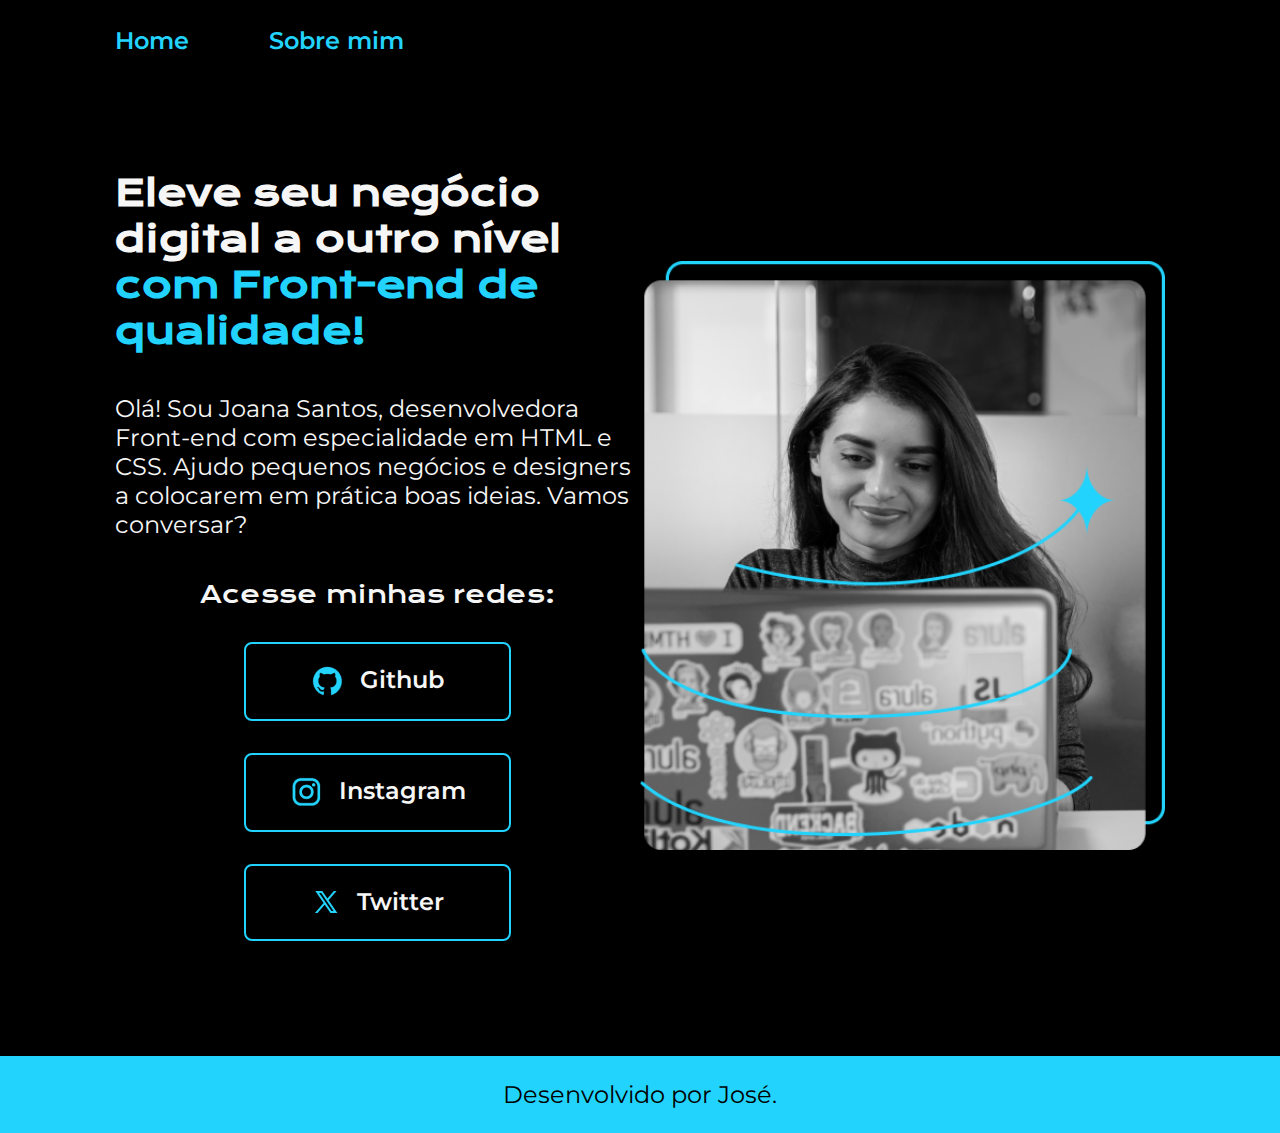
<file: index.html>
<!DOCTYPE html> 
<html lang="pt-br">
<head>
    <meta charset="UTF-8">
    <meta name="viewport" content="width=device-width, initial-scale=1.0">
    <title>Portifolio</title>
    <link rel="stylesheet" href="./styles/style.css">
</head>
<body>
    <header class="cabecalho">
        <nav class="cabecalho__menu">
            <a class="cabecalho__menu__link" href="index.html">Home</a>
            <a class="cabecalho__menu__link" href="about.html">Sobre mim</a>
        </nav>
 
    </header>
    <main class="apresentacao">
        <section class="apresentacao__conteudo">
            <h1 class="apresentacao__conteudo__titulo">Eleve seu negócio digital a outro nível <strong class="destaque-titulo">com Front-end de qualidade!</strong></h1>
            <p class="apresentacao__conteudo__texto">Olá! Sou Joana Santos, desenvolvedora Front-end com especialidade em HTML e CSS. Ajudo pequenos negócios e designers a colocarem em prática boas ideias. Vamos conversar?</p>
            <div class="apresentacao__links">
                <h2 class="apresentacao__links__subtitulo">Acesse minhas redes:</h2>
                <a class="apresentacao__links__navegacao" href="https://www.github.com/josemiguelluccas/">
                    <img src="assets/github.png" alt="ícone do Github">
                    Github
                </a>
                <a class="apresentacao__links__navegacao" href="https://instagram.com/josemiguelluccas">
                    <img src="assets/instagram.png" alt="ícone do instagram">
                    Instagram
                </a>
                <a class="apresentacao__links__navegacao" href="https://twitter.com/JosMiguelparr18">
                    <img src="assets/twitter-novo.png" alt="ícone do twitter">
                    Twitter
                </a>
            </div>
        </section>
        <img class="apresentacao__imagem" src="assets/Imagem.png" alt="Imagem da Joana Santos programando">
    </main>
    <footer class="rodape">
        <p>Desenvolvido por José.</p>

    </footer>
    
</body>
</html>
</file>
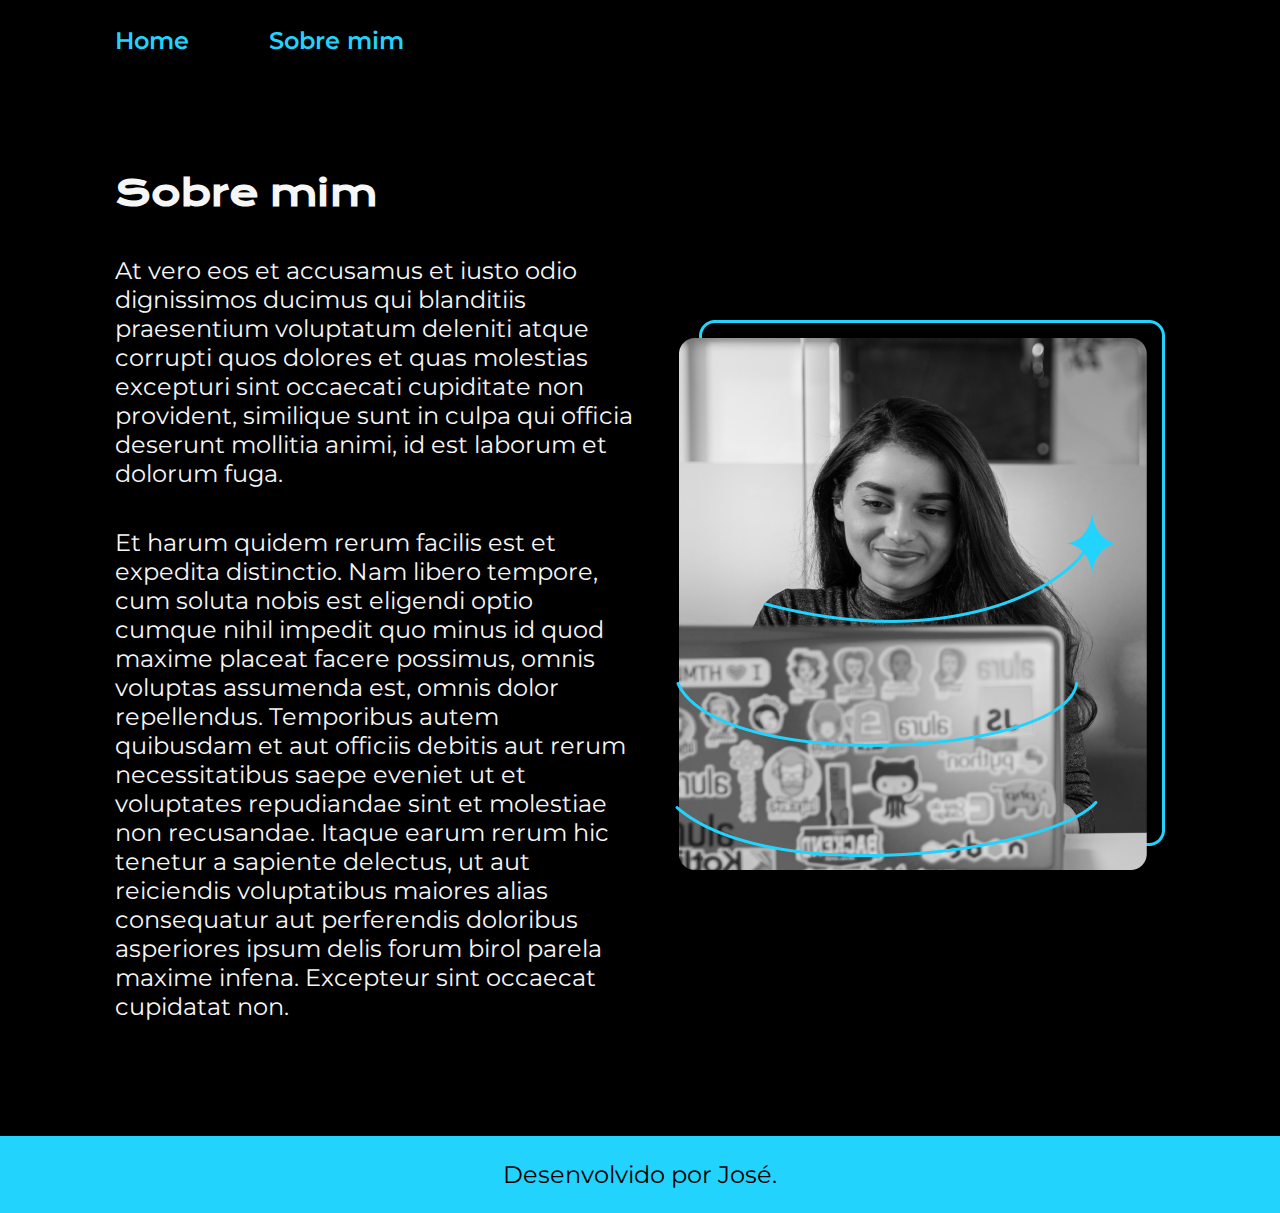
<file: about.html>
<!DOCTYPE html>
<html lang="pt-br">
<head>
    <meta charset="UTF-8">
    <meta name="viewport" content="width=device-width, initial-scale=1.0">
    <link rel="stylesheet" href="./styles/style.css">
    <title>Sobre mim</title>
</head>
<body>
    <header class="cabecalho">
        <nav class="cabecalho__menu">
            <a class="cabecalho__menu__link" href="index.html">Home</a>
            <a class="cabecalho__menu__link" href="about.html">Sobre mim</a>
        </nav>
 
    </header>
    <main class="apresentacao">
        <section class="apresentacao__conteudo">
            <h1 class="apresentacao__conteudo__titulo">Sobre mim</h1>
            <p class="apresentacao__conteudo__texto">At vero eos et accusamus et iusto odio dignissimos ducimus qui blanditiis praesentium voluptatum deleniti atque corrupti quos dolores et quas molestias excepturi sint occaecati cupiditate non provident, similique sunt in culpa qui officia deserunt mollitia animi, id est laborum et dolorum fuga.</p>
            <p class="apresentacao__conteudo__texto">Et harum quidem rerum facilis est et expedita distinctio. Nam libero tempore, cum soluta nobis est eligendi optio cumque nihil impedit quo minus id quod maxime placeat facere possimus, omnis voluptas assumenda est, omnis dolor repellendus. Temporibus autem quibusdam et aut officiis debitis aut rerum necessitatibus saepe eveniet ut et voluptates repudiandae sint et molestiae non recusandae. Itaque earum rerum hic tenetur a sapiente delectus, ut aut reiciendis voluptatibus maiores alias consequatur aut perferendis doloribus asperiores ipsum delis forum birol parela maxime infena. Excepteur sint occaecat cupidatat non.</p>
        </section>
        <img src="assets/Imagem.png" alt="Imagem da Joana Santos programando">
    </main>
    <footer class="rodape">
        <p>Desenvolvido por José.</p>

    </footer>
</body>
</html>
</file>
<file: styles/style.css>
@import url('https://fonts.googleapis.com/css2?family=Krona+One&family=Montserrat&display=swap');

:root {
    --cor-primaria: #000000;
    --cor-secundaria: #F6F6F6;
    --cor-terciaria: #22D4FD;
    --cor-hover: #272727;

    --fonte-primaria: 'Krona One', sans-serif;
    --fonte-secundaria: 'Montserrat', sans-serif;
}

* {
    margin: 0;
    padding: 0;
}

body {
    height: 100vh;
    box-sizing: border-box;
    background-color: var(--cor-primaria);
    color: var(--cor-secundaria);
}

.cabecalho {
    padding: 2% 0% 0% 9%;
}

.cabecalho__menu {
    display: flex;
    gap: 80px;
}

.cabecalho__menu__link {
    font-family: var(--fonte-secundaria);
    font-size: 1.5rem;
    font-weight: 600;
    color: var(--cor-terciaria);
    text-decoration: none;
}


.apresentacao {
    margin: 9%;
    display: flex;
    align-items: center;
    justify-content: space-between;
}

.apresentacao__conteudo {
    width: 50%;
    display: flex;
    flex-direction: column;
    gap: 40px;
}

.apresentacao__conteudo__titulo {
    font-size: 2.25rem;
    font-family: var(--fonte-primaria);
}

.destaque-titulo {
    color: var(--cor-terciaria);
}

.apresentacao__conteudo__texto {
    font-size: 1.5rem;
    font-family: var(--fonte-secundaria);

}

.apresentacao__links {
    display: flex;
    flex-direction: column;
    align-items: center;
    gap: 32px;
    justify-content: space-between;
}

.apresentacao__links__subtitulo {
    font-family: var(--fonte-primaria);
    font-weight: 400;
    font-size: 1.5rem;
    color: var(--cor-secundaria);
}

.apresentacao__links__navegacao {
    display: flex;
    justify-content: center;
    gap: 16px;
    border: 2px solid var(--cor-terciaria);
    border-radius: 8px;
    font-size: 1.5rem;
    font-family: var(--fonte-secundaria);
    font-weight: 600;
    color: var(--cor-secundaria);
    width: 50%;
    text-align: center;
    padding: 21.5px 0;
    text-decoration: none;  
}

.apresentacao__links__navegacao:hover {
    background-color: var(--cor-hover);
    padding: 3%;
}

.apresentacao__imagem {
    width: 50%;
}


.rodape {
    background-color: var(--cor-terciaria);
    color: var(--cor-primaria);
    text-align: center;
    font-family: var(--fonte-secundaria);
    font-size: 1.5rem;
    font-weight: 400;
    padding: 24px;
}

@media (max-width: 1200px) {
    .cabecalho {
        padding: 10%;
    }

    .cabecalho__menu {
        justify-content: center;
    }

    .apresentacao {
        flex-direction: column-reverse;
        gap: 80px;
        padding: 5%;
    }

    .apresentacao__conteudo {
        width: auto;
    }
}
</file>
